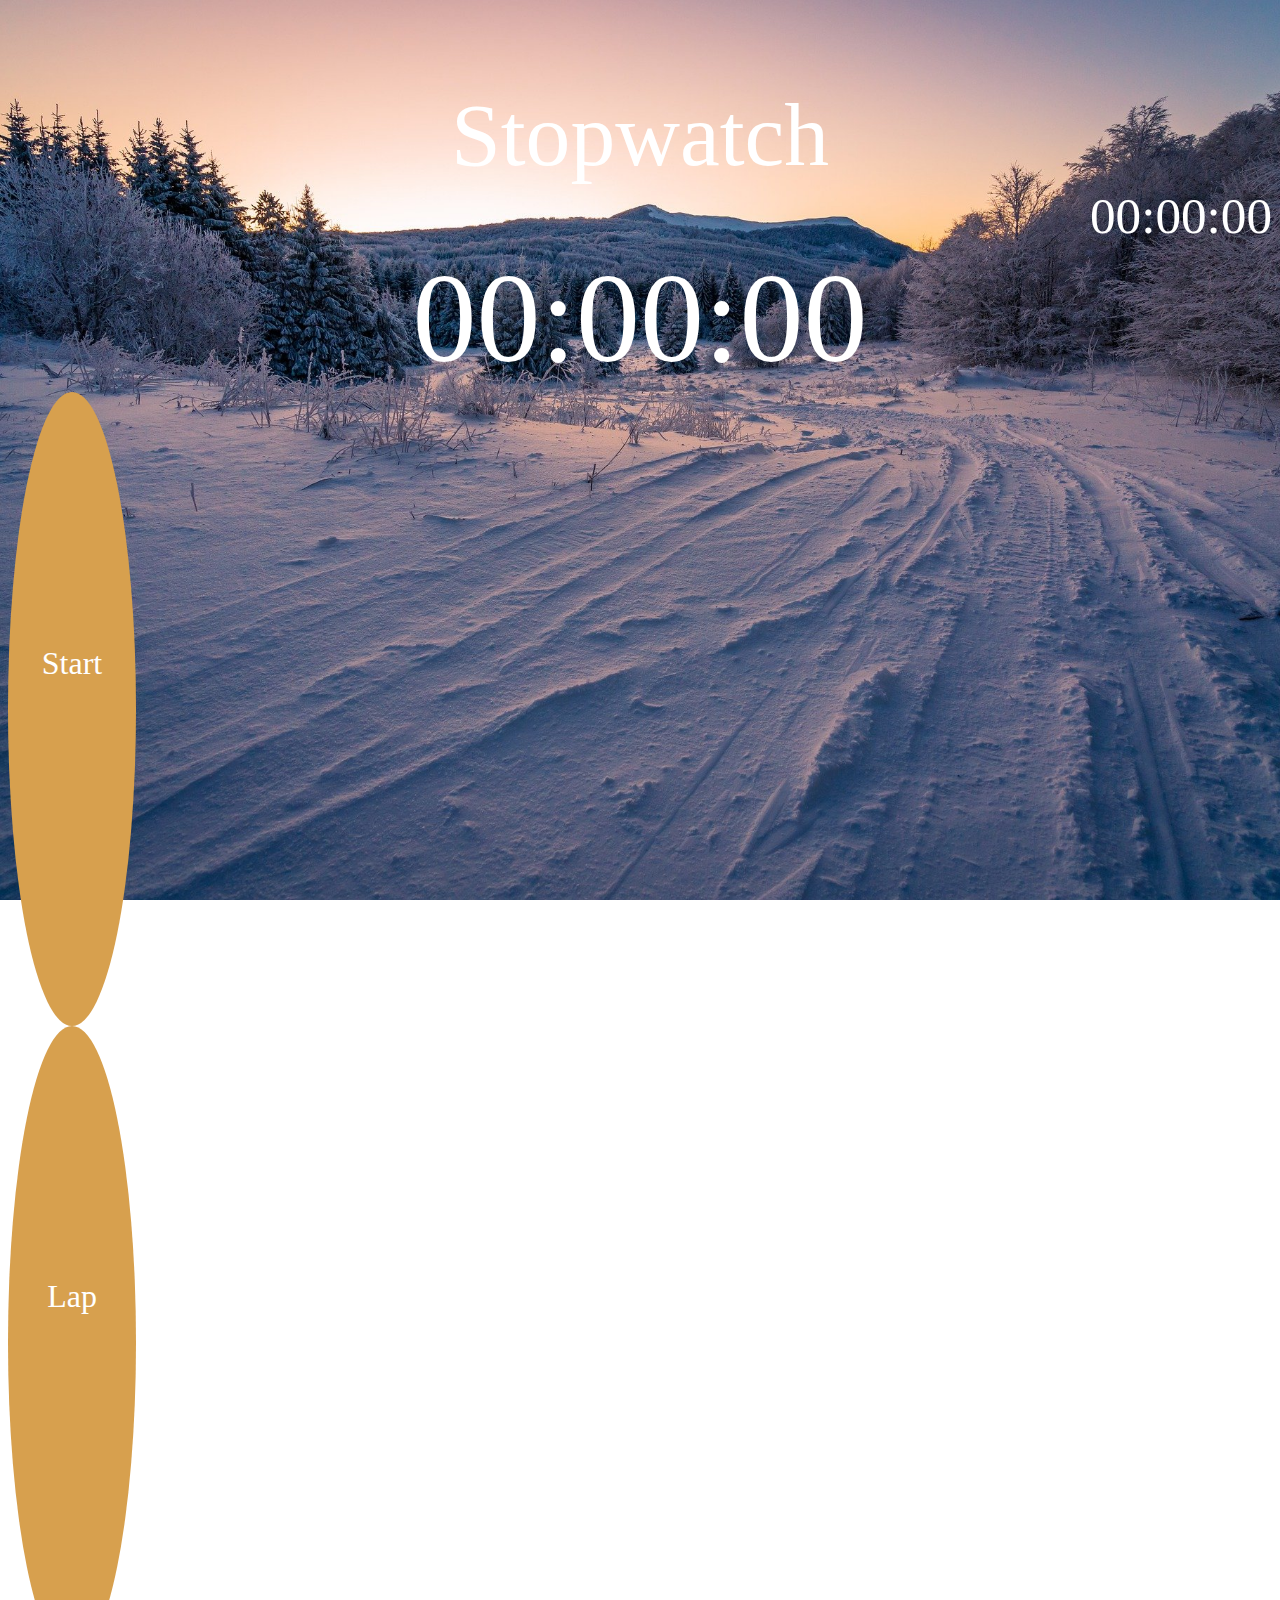
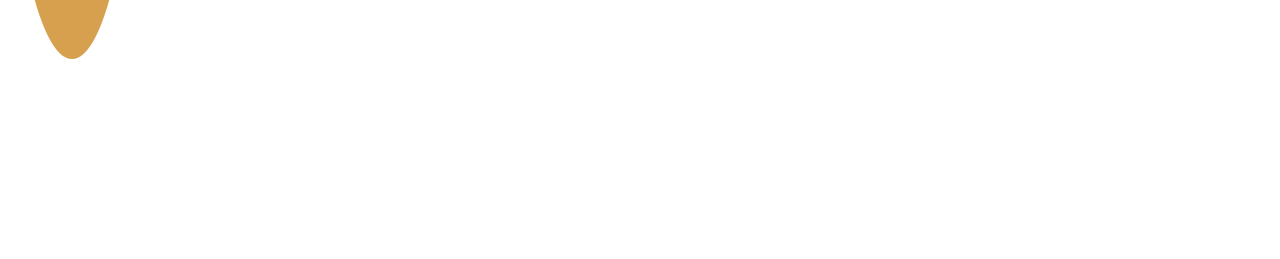
<file: static/projects/Stopwatch App (jQuery & Bootstrap) v3/index.html>
<!doctype html>
<html lang="en">
  <head>
    <!-- Required meta tags -->
    <meta charset="utf-8">
    <meta name="viewport" content="width=device-width, initial-scale=1">

    <!-- Bootstrap CSS -->
    <link href="https://cdn.jsdelivr.net/npm/bootstrap@5.0.0-beta1/dist/css/bootstrap.min.css" rel="stylesheet" integrity="sha384-giJF6kkoqNQ00vy+HMDP7azOuL0xtbfIcaT9wjKHr8RbDVddVHyTfAAsrekwKmP1" crossorigin="anonymous">
    <link href="styling.css" rel="stylesheet">

    <title>Stopwatch App</title>
  </head>
  <body>
      <!--Title-->
      <div class="container-fluid">
          <div id="header">Stopwatch</div>
      
      
          <!--Laptime-->
          <div id="lap"><span id="lapminute">00</span>:<span id="lapsecond">00</span>:<span id="lapcentisecond">00</span></div>

          <!--Time-->
          <div id="time"><span id="timeminute">00</span>:<span id="timesecond">00</span>:<span id="timecentisecond">00</span></div>

          <!--Controls-->
          <div class="row" id="controlsContainer">
              <div class="col-2 offset-4">
                  <div id="startButton" class="control">
                      Start
                  </div>
                  <div id="stopButton" class="control">
                      Stop
                  </div>
                  <div id="resumeButton" class="control">
                      Resume
                  </div>
              </div>
              <div class="col-2">
                  <div id="lapButton" class="control">
                      Lap
                  </div>
                  <div id="resetButton" class="control">
                      Reset
                  </div> 
              </div>
          </div>
          
          <!--Laps-->
          <div id="laps">
          </div>
      </div>
   

   

    <!-- Option 1: Bootstrap Bundle with Popper -->
    <script src="https://cdn.jsdelivr.net/npm/bootstrap@5.0.0-beta1/dist/js/bootstrap.bundle.min.js" integrity="sha384-ygbV9kiqUc6oa4msXn9868pTtWMgiQaeYH7/t7LECLbyPA2x65Kgf80OJFdroafW" crossorigin="anonymous"></script>

    
    <script src="https://ajax.googleapis.com/ajax/libs/jquery/1.12.4/jquery.min.js"></script>
    <script src="stopwatch.js"></script>
  </body>
</html>
</file>
<file: static/projects/Stopwatch App (jQuery & Bootstrap) v3/styling.css>
body{
    background: url(images/winter_scene.jpg) center center fixed;
    background-size: cover;
    color: #fff;
}

/*Header*/
#header{
    text-align: center;
    font-size: 7vw;
    padding-top: 75px;
}

/*Lap*/
#lap{
    text-align: right;
    font-size: 4vw;
}

/*Time*/
#time{
    text-align: center;
    font-size: 10vw;
}

/*Buttons*/
#controlsContainer{
    margin-bottom: 100px;
}

.control{
    color: white;
    background-color: #d7a04e;
    border-radius: 100%;
    width: 10vw;
    height: 10vw;
    text-align: center;
    padding: 20% 0;
    font-size: 2.5vw;
    cursor: pointer;
}

.control:active{
    color: #d7a04e;
    background-color: #fff;
}

/*laps*/
#laps{
    max-height: 270px;
    overflow-y: scroll;
    margin-bottom: 100px;
}

.lap{
    height: 50px;
    border-bottom: 1px solid #fff;
    margin: 15px;
}

.laptimetitle{
    font-size: 1.5em;
    float: left;
}

.laptime{
    font-size: 2em;
    float: right;
}
</file>
